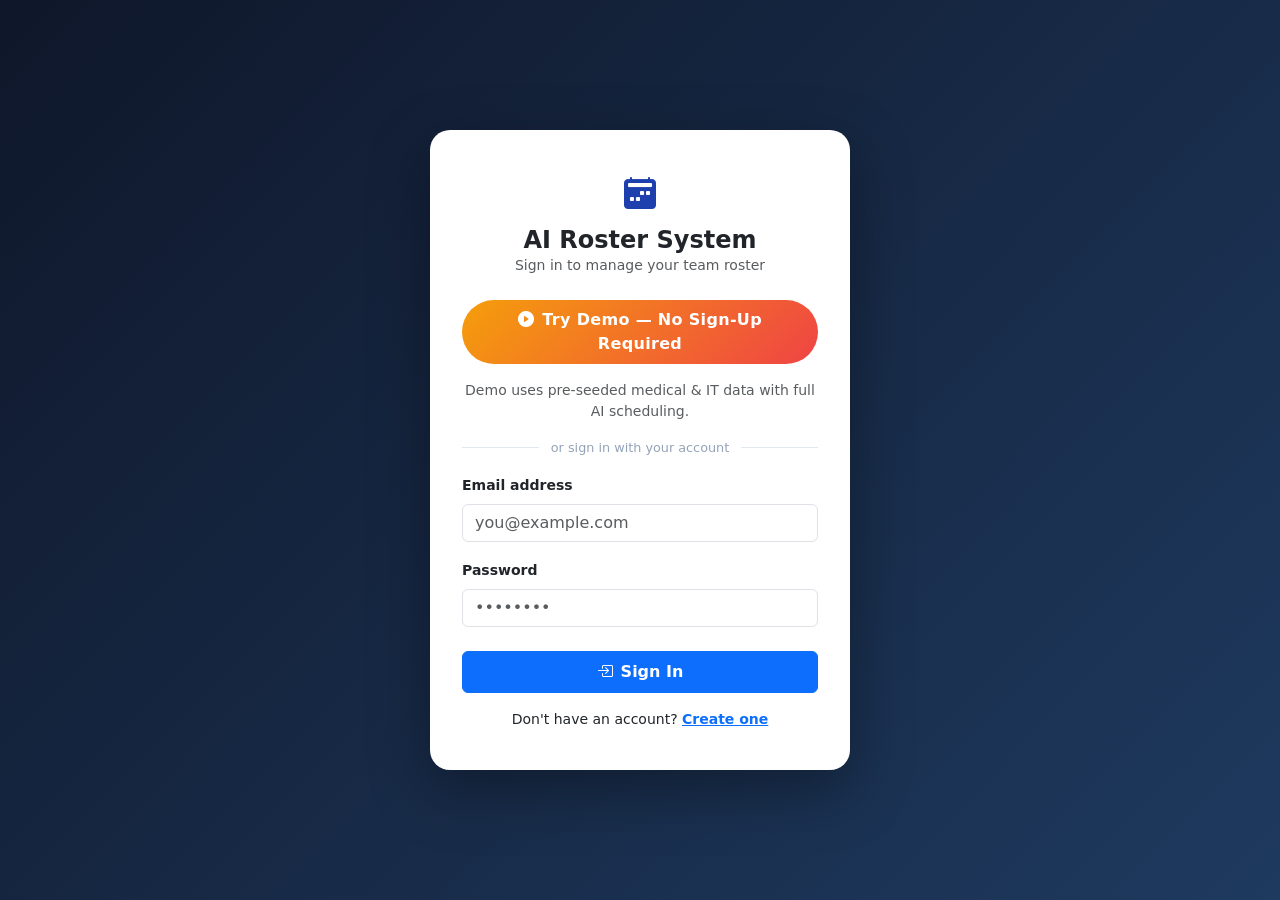
<file: app/templates/login.html>
<!DOCTYPE html>
<html lang="en">
<head>
  <meta charset="UTF-8"/>
  <meta name="viewport" content="width=device-width, initial-scale=1.0"/>
  <title>Sign In – AI Roster System</title>
  <link href="https://cdn.jsdelivr.net/npm/bootstrap@5.3.3/dist/css/bootstrap.min.css" rel="stylesheet"/>
  <link href="https://cdn.jsdelivr.net/npm/bootstrap-icons@1.11.3/font/bootstrap-icons.css" rel="stylesheet"/>
  <style>
    body { background: linear-gradient(135deg, #0f172a 0%, #1e3a5f 100%); min-height: 100vh; display:flex; align-items:center; justify-content:center; }
    .auth-card { background:#fff; border-radius:1.25rem; padding:2.5rem 2rem; width:100%; max-width:420px; box-shadow:0 20px 60px rgba(0,0,0,0.35); }
    .auth-logo { font-size:2rem; color:#1e40af; }
    .btn-demo { background:linear-gradient(135deg,#f59e0b,#ef4444); border:none; color:#fff; font-weight:700; letter-spacing:.02em; }
    .btn-demo:hover { opacity:.9; color:#fff; }
    .divider { display:flex; align-items:center; gap:.75rem; color:#94a3b8; font-size:.8rem; }
    .divider::before, .divider::after { content:''; flex:1; height:1px; background:#e2e8f0; }
    .error-map { font-size:.8rem; }
  </style>
</head>
<body>
<div class="auth-card">
  <div class="text-center mb-4">
    <div class="auth-logo mb-2"><i class="bi bi-calendar2-week-fill"></i></div>
    <h4 class="fw-bold mb-0">AI Roster System</h4>
    <p class="text-muted small">Sign in to manage your team roster</p>
  </div>

  <!-- Error alert -->
  <div id="errorAlert" class="alert alert-danger d-none py-2 small"></div>

  <!-- Demo button -->
  <form method="POST" action="/api/auth/demo" class="mb-3">
    <button type="submit" class="btn btn-demo w-100 py-2 rounded-pill">
      <i class="bi bi-play-circle-fill me-2"></i>Try Demo — No Sign-Up Required
    </button>
  </form>
  <p class="text-center text-muted small mb-2">
    Demo uses pre-seeded medical &amp; IT data with full AI scheduling.
  </p>

  <div class="divider my-3">or sign in with your account</div>

  <!-- Login form -->
  <form method="POST" action="/api/auth/login">
    <input type="hidden" name="next" value="{{ request.query_params.get('next', '/') }}" />
    <div class="mb-3">
      <label class="form-label small fw-semibold">Email address</label>
      <input type="email" name="email" class="form-control" placeholder="you@example.com" required autocomplete="email"/>
    </div>
    <div class="mb-4">
      <label class="form-label small fw-semibold">Password</label>
      <input type="password" name="password" class="form-control" placeholder="••••••••" required autocomplete="current-password"/>
    </div>
    <button type="submit" class="btn btn-primary w-100 py-2 fw-semibold">
      <i class="bi bi-box-arrow-in-right me-2"></i>Sign In
    </button>
  </form>

  <p class="text-center small mt-3 mb-0">
    Don't have an account? <a href="/register" class="fw-semibold">Create one</a>
  </p>
</div>

<script>
  const params = new URLSearchParams(location.search);
  const err = params.get('error');
  const msgs = {
    invalid_credentials: 'Invalid email or password. Please try again.',
    demo_unavailable: 'Demo account is not available. Please try later.',
  };
  if (err) {
    const el = document.getElementById('errorAlert');
    el.textContent = msgs[err] || 'An error occurred. Please try again.';
    el.classList.remove('d-none');
  }
</script>
<script src="https://cdn.jsdelivr.net/npm/bootstrap@5.3.3/dist/js/bootstrap.bundle.min.js"></script>
</body>
</html>
</file>
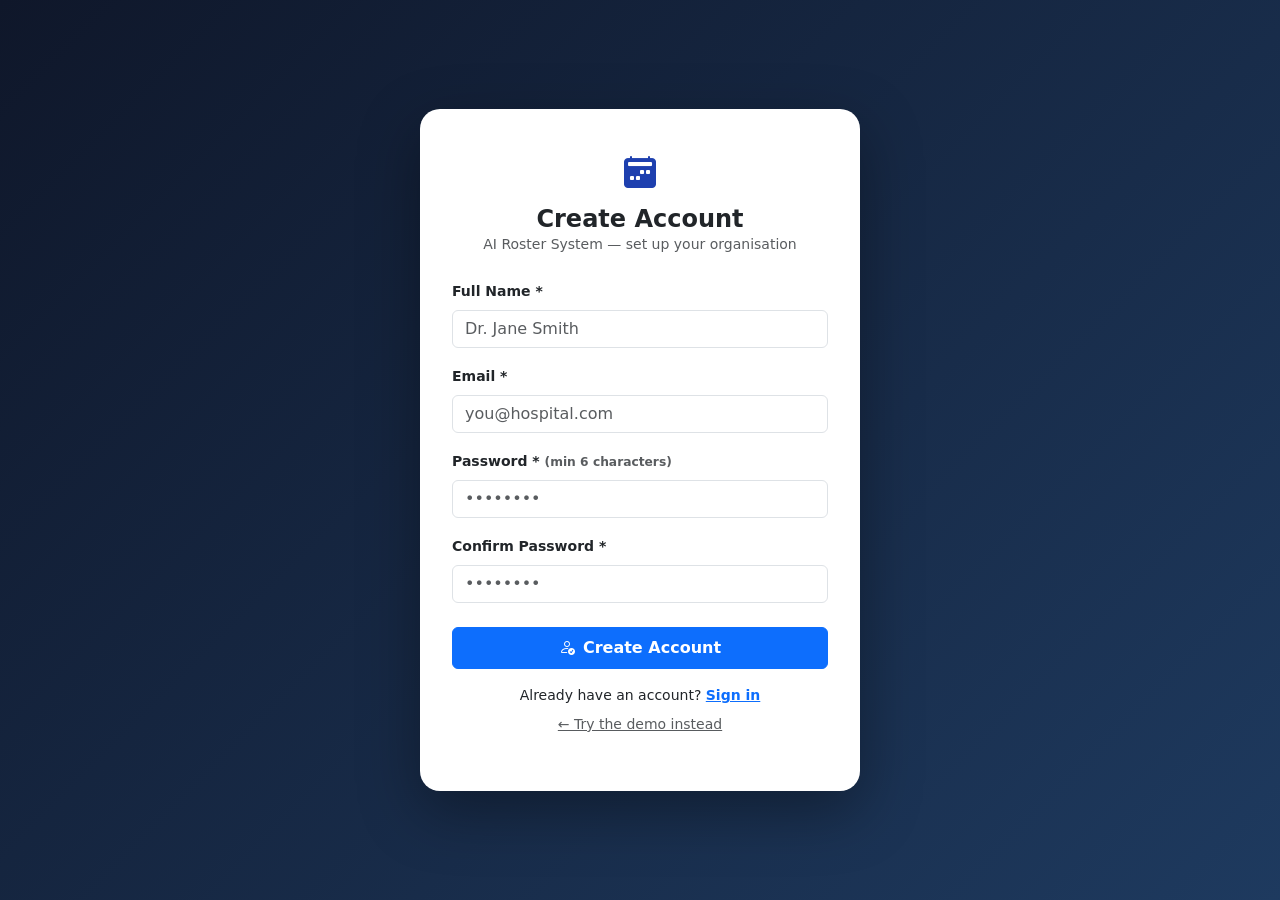
<file: app/templates/register.html>
<!DOCTYPE html>
<html lang="en">
<head>
  <meta charset="UTF-8"/>
  <meta name="viewport" content="width=device-width, initial-scale=1.0"/>
  <title>Register – AI Roster System</title>
  <link href="https://cdn.jsdelivr.net/npm/bootstrap@5.3.3/dist/css/bootstrap.min.css" rel="stylesheet"/>
  <link href="https://cdn.jsdelivr.net/npm/bootstrap-icons@1.11.3/font/bootstrap-icons.css" rel="stylesheet"/>
  <style>
    body { background: linear-gradient(135deg, #0f172a 0%, #1e3a5f 100%); min-height:100vh; display:flex; align-items:center; justify-content:center; }
    .auth-card { background:#fff; border-radius:1.25rem; padding:2.5rem 2rem; width:100%; max-width:440px; box-shadow:0 20px 60px rgba(0,0,0,0.35); }
    .auth-logo { font-size:2rem; color:#1e40af; }
  </style>
</head>
<body>
<div class="auth-card">
  <div class="text-center mb-4">
    <div class="auth-logo mb-2"><i class="bi bi-calendar2-week-fill"></i></div>
    <h4 class="fw-bold mb-0">Create Account</h4>
    <p class="text-muted small">AI Roster System — set up your organisation</p>
  </div>

  <div id="errorAlert" class="alert alert-danger d-none py-2 small"></div>
  <div id="successAlert" class="alert alert-success d-none py-2 small"></div>

  <form method="POST" action="/api/auth/register">
    <div class="mb-3">
      <label class="form-label small fw-semibold">Full Name *</label>
      <input type="text" name="full_name" class="form-control" placeholder="Dr. Jane Smith" required/>
    </div>
    <div class="mb-3">
      <label class="form-label small fw-semibold">Email *</label>
      <input type="email" name="email" class="form-control" placeholder="you@hospital.com" required autocomplete="email"/>
    </div>
    <div class="mb-3">
      <label class="form-label small fw-semibold">Password * <small class="text-muted">(min 6 characters)</small></label>
      <input type="password" name="password" class="form-control" placeholder="••••••••" required minlength="6"/>
    </div>
    <div class="mb-4">
      <label class="form-label small fw-semibold">Confirm Password *</label>
      <input type="password" name="confirm_password" class="form-control" placeholder="••••••••" required/>
    </div>
    <button type="submit" class="btn btn-primary w-100 py-2 fw-semibold">
      <i class="bi bi-person-check me-2"></i>Create Account
    </button>
  </form>

  <p class="text-center small mt-3 mb-0">
    Already have an account? <a href="/login" class="fw-semibold">Sign in</a>
  </p>
  <p class="text-center small mt-2">
    <a href="/login" class="text-muted">← Try the demo instead</a>
  </p>
</div>

<script>
  const params = new URLSearchParams(location.search);
  const err = params.get('error');
  const msgs = {
    passwords_do_not_match: 'Passwords do not match.',
    password_too_short: 'Password must be at least 6 characters.',
    email_already_exists: 'An account with this email already exists.',
  };
  if (err) {
    const el = document.getElementById('errorAlert');
    el.textContent = msgs[err] || 'Registration failed. Please try again.';
    el.classList.remove('d-none');
  }
</script>
<script src="https://cdn.jsdelivr.net/npm/bootstrap@5.3.3/dist/js/bootstrap.bundle.min.js"></script>
</body>
</html>
</file>
